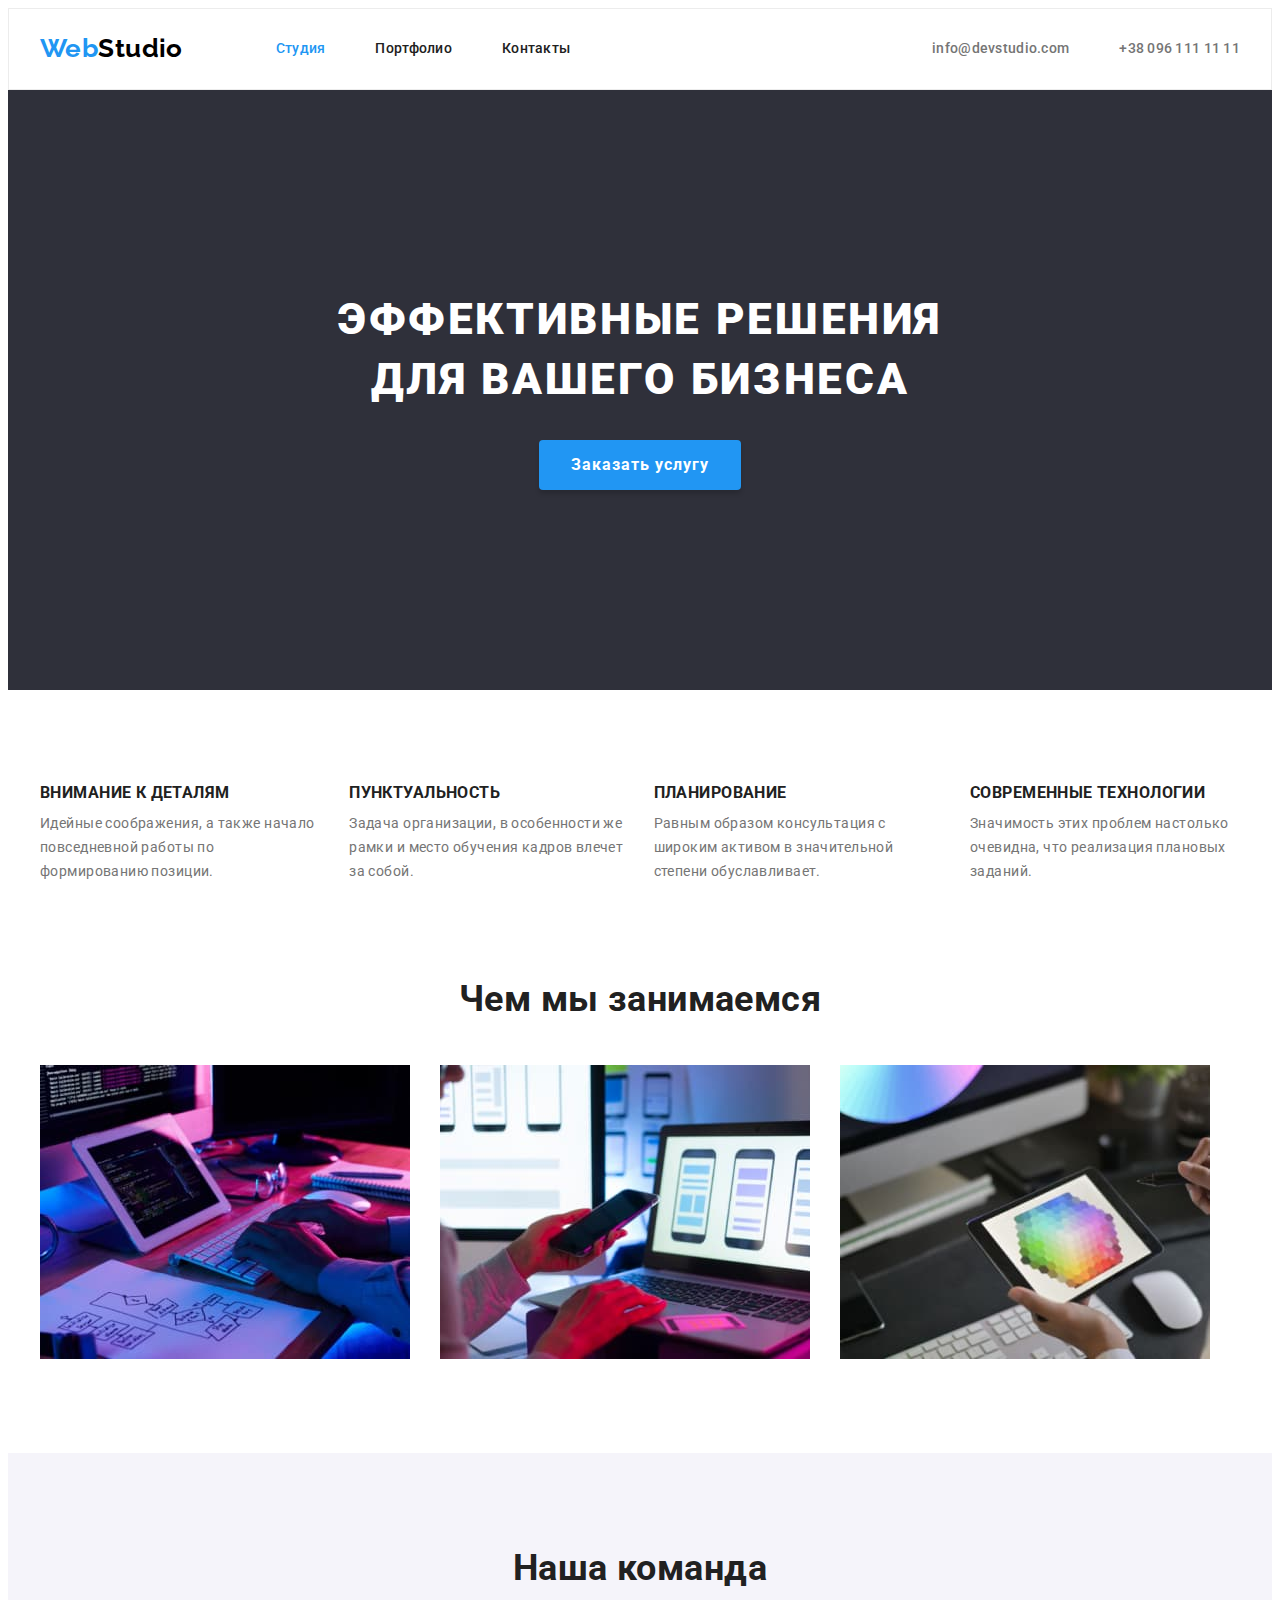
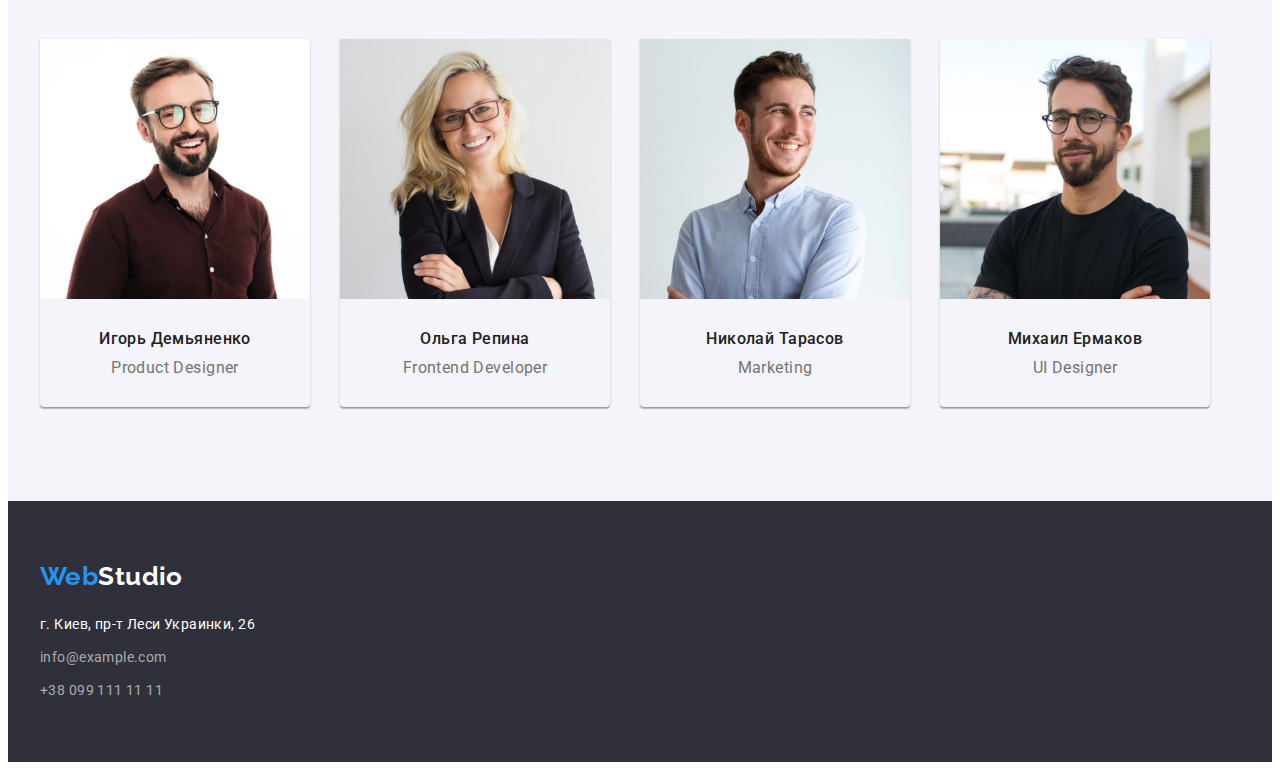
<file: index.html>
<!DOCTYPE html>
<html lang="ru">
  <head>
    <meta charset="UTF-8" />
    <meta http-equiv="X-UA-Compatible" content="IE=edge" />
    <meta name="viewport" content="width=device-width, initial-scale=1.0" />
    <link rel="preconnect" href="https://fonts.googleapis.com" />
    <link rel="preconnect" href="https://fonts.gstatic.com" crossorigin />
    <link
      href="https://fonts.googleapis.com/css2?family=Raleway:wght@700&family=Roboto:wght@400;500;700;900&display=swap"
      rel="stylesheet"
    />
    <link
      rel="stylesheet"
      href="https://cdnjs.cloudflare.com/ajax/libs/modern-normalize/1.1.0/modern-normalize.min.css"
      integrity="sha512-wpPYUAdjBVSE4KJnH1VR1HeZfpl1ub8YT/NKx4PuQ5NmX2tKuGu6U/JRp5y+Y8XG2tV+wKQpNHVUX03MfMFn9Q=="
      crossorigin="anonymous"
      referrerpolicy="no-referrer"
    />
    <link rel="stylesheet" href="./css/styles.css" />
    <title>WebStudio</title>
  </head>
  <body>
    <header class="header">
      <div class="container">
        <!--Навигация-->
        <a lang="en" href="./index.html" class="logo link"><span>Web</span>Studio</a>
        <nav class="header-navigation">
          <ul class="header-list">
            <li class="header-item list">
              <a href="./index.html" class="header-link link current">Студия</a>
            </li>
            <li class="header-item list">
              <a href="./portfolio.html" class="header-link link">Портфолио</a>
            </li>
            <li class="header-item list"><a href="" class="header-link link">Контакты</a></li>
          </ul>
        </nav>
        <!--Почта и телефон-->
        <ul class="header-contacts">
          <li class="header-item list">
            <a href="mailto:info@devstudio.com" class="header-email link">info@devstudio.com</a>
          </li>
          <li class="header-item list">
            <a href="tel:+380961111111" class="header-phone link">+38 096 111 11 11</a>
          </li>
        </ul>
      </div>
    </header>
    <main>
      <!--Герой-->
      <section class="section hero">
        <div class="container">
          <h1 class="hero-moto">Эффективные решения для вашего бизнеса</h1>
          <button type="button" class="hero-btn">Заказать услугу</button>
        </div>
      </section>
      <!--Особенности-->
      <section class="section features">
        <div class="container">
          <h2 class="visually-hidden">Особенности</h2>
          <ul class="features-list">
            <li class="features-item list">
              <h3 class="features-name">Внимание к деталям</h3>
              <p class="features-text">
                Идейные соображения, а также начало повседневной работы по формированию позиции.
              </p>
            </li>
            <li class="features-item list">
              <h3 class="features-name">Пунктуальность</h3>
              <p class="features-text">
                Задача организации, в особенности же рамки и место обучения кадров влечет за собой.
              </p>
            </li>
            <li class="features-item list">
              <h3 class="features-name">Планирование</h3>
              <p class="features-text">
                Равным образом консультация с широким активом в значительной степени обуславливает.
              </p>
            </li>
            <li class="features-item list">
              <h3 class="features-name">Современные технологии</h3>
              <p class="features-text">
                Значимость этих проблем настолько очевидна, что реализация плановых заданий.
              </p>
            </li>
          </ul>
        </div>
      </section>
      <!--Чем мы занимаемся-->
      <section class="section actions">
        <div class="container">
          <h2 class="actions-name">Чем мы занимаемся</h2>
          <ul class="actions-list">
            <li class="actions-item list">
              <img src="./images/action-1.jpg" alt="Человек печатает на клавиатуре" width="370" />
            </li>
            <li class="actions-item list">
              <img src="./images/action-2.jpg" alt="Человек держит телефон в руках" width="370" />
            </li>
            <li class="actions-item list">
              <img
                src="./images/action-3.jpg"
                alt="Человек смотрит на палитру цветов на планшете"
                width="370"
              />
            </li>
          </ul>
        </div>
      </section>
      <!--Наша команда-->
      <section class="section team">
        <div class="container">
          <h2 class="team-name">Наша команда</h2>
          <ul class="team-cards">
            <li class="worker-card list">
              <img class="photo" src="./images/team-1.jpg" alt="Игорь Демьяненко" width="270" />
              <h3 class="worker-name">Игорь Демьяненко</h3>
              <p class="position" lang="en">Product Designer</p>
            </li>
            <li class="worker-card list">
              <img class="photo" src="./images/team-2.jpg" alt="Ольга Репина" width="270" />
              <h3 class="worker-name">Ольга Репина</h3>
              <p class="position" lang="en">Frontend Developer</p>
            </li>
            <li class="worker-card list">
              <img class="photo" src="./images/team-3.jpg" alt="Николай Тарасов" width="270" />
              <h3 class="worker-name">Николай Тарасов</h3>
              <p class="position" lang="en">Marketing</p>
            </li>
            <li class="worker-card list">
              <img class="photo" src="./images/team-4.jpg" alt="Михаил Ермаков" width="270" />
              <h3 class="worker-name">Михаил Ермаков</h3>
              <p class="position" lang="en">UI Designer</p>
            </li>
          </ul>
        </div>
      </section>
    </main>
    <footer class="footer">
      <div class="container">
        <a lang="en" href="./index.html" class="logo link"><span>Web</span>Studio</a>
        <!-- Контакты -->
        <address class="address">
          <ul class="contacts">
            <li class="list address-item">
              <a
                href="https://goo.gl/maps/WmQ8H7zUFMjticRU9"
                target="_blank"
                rel="noopener noindex nofollow"
                class="footer-address link"
                >г. Киев, пр-т Леси Украинки, 26</a
              >
            </li>
            <li class="list address-item">
              <a href="mailto:info@example.com" class="footer-address footer-email-phone link"
                >info@example.com</a
              >
            </li>
            <li class="list">
              <a href="tel:+380991111111" class="footer-address footer-email-phone link"
                >+38 099 111 11 11</a
              >
            </li>
          </ul>
        </address>
      </div>
    </footer>
  </body>
</html>
</file>
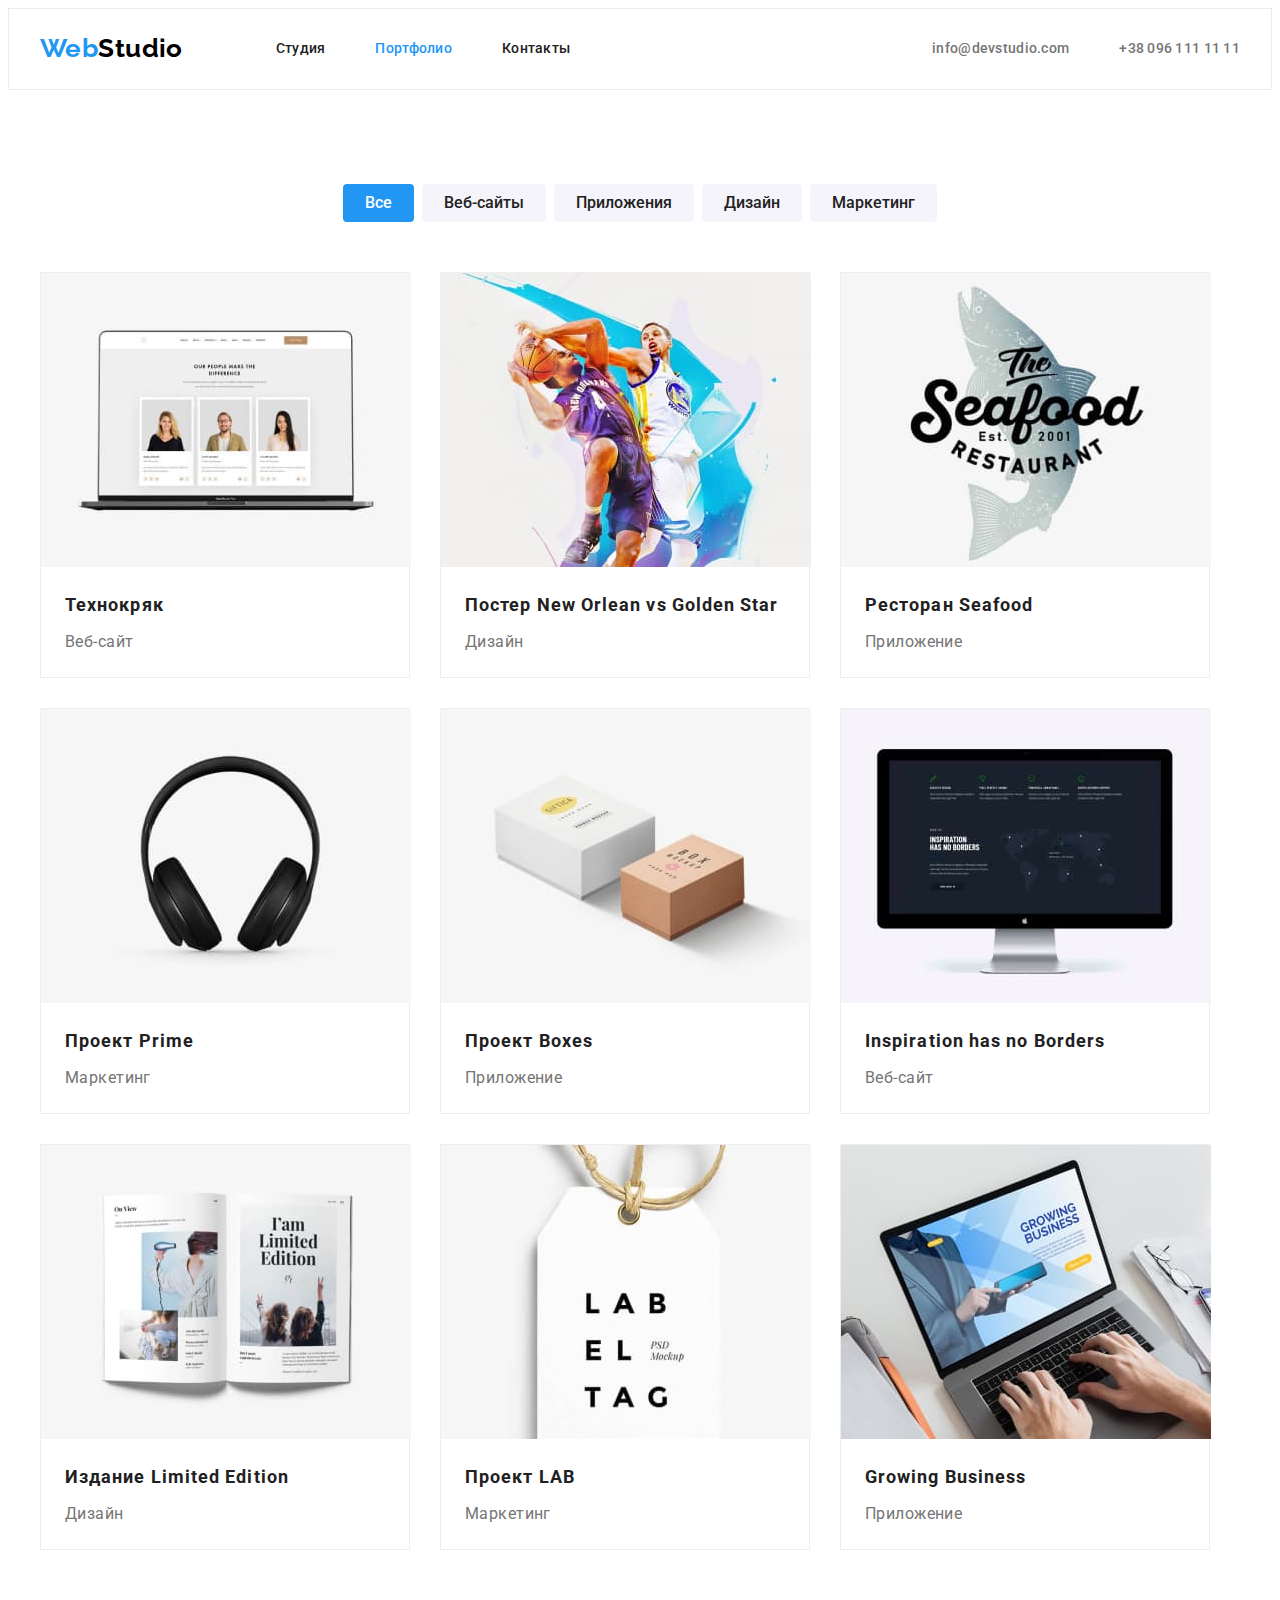
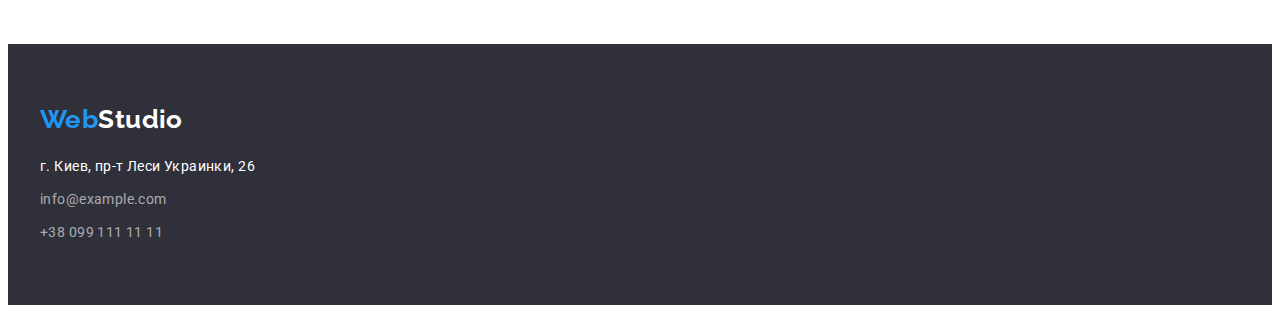
<file: portfolio.html>
<!DOCTYPE html>
<html lang="ru">
  <head>
    <meta charset="UTF-8" />
    <meta http-equiv="X-UA-Compatible" content="IE=edge" />
    <meta name="viewport" content="width=device-width, initial-scale=1.0" />
    <link rel="preconnect" href="https://fonts.googleapis.com" />
    <link rel="preconnect" href="https://fonts.gstatic.com" crossorigin />
    <link
      href="https://fonts.googleapis.com/css2?family=Raleway:wght@700&family=Roboto:wght@400;500;700&display=swap"
      rel="stylesheet"
    />
    <link
      rel="stylesheet"
      href="https://cdnjs.cloudflare.com/ajax/libs/modern-normalize/1.1.0/modern-normalize.min.css"
      integrity="sha512-wpPYUAdjBVSE4KJnH1VR1HeZfpl1ub8YT/NKx4PuQ5NmX2tKuGu6U/JRp5y+Y8XG2tV+wKQpNHVUX03MfMFn9Q=="
      crossorigin="anonymous"
      referrerpolicy="no-referrer"
    />
    <link rel="stylesheet" href="./css/styles.css" />
    <title lang="en">Portfolio</title>
  </head>
  <body>
    <!-- HEADER -->
    <header class="header">
      <div class="container">
        <!--Навигация-->
        <a lang="en" href="./index.html" class="logo link"><span>Web</span>Studio</a>
        <nav class="header-navigation">
          <ul class="header-list">
            <li class="header-item list">
              <a href="./index.html" class="header-link link">Студия</a>
            </li>
            <li class="header-item list">
              <a href="./portfolio.html" class="header-link link current">Портфолио</a>
            </li>
            <li class="header-item list"><a href="" class="header-link link">Контакты</a></li>
          </ul>
        </nav>
        <!--Почта и телефон-->
        <ul class="header-contacts">
          <li class="header-item list">
            <a href="mailto:info@devstudio.com" class="header-email link">info@devstudio.com</a>
          </li>
          <li class="header-item list">
            <a href="tel:+380961111111" class="header-phone link">+38 096 111 11 11</a>
          </li>
        </ul>
      </div>
    </header>
    <main>
      <section class="section">
        <div class="container">
          <!-- FILTERS -->
          <h1 class="visually-hidden">Фильтры</h1>
          <ul class="filters-item">
            <li class="list">
              <button type="button" class="filters-btn link filters-current">Все</button>
            </li>
            <li class="list">
              <button type="button" class="filters-btn link">Веб-сайты</button>
            </li>
            <li class="list">
              <button type="button" class="filters-btn link">Приложения</button>
            </li>
            <li class="list"><button type="button" class="filters-btn link">Дизайн</button></li>
            <li class="list">
              <button type="button" class="filters-btn link">Маркетинг</button>
            </li>
          </ul>
          <!-- PROJECTS -->
          <ul class="projects">
            <li class="projects-item list">
              <a class="link" href=""
                ><img
                  src="./images/project-1.jpg"
                  alt="На экране ноутбука открыта страница веб-сайта"
                  width="370"
                />
                <div class="projects-description">
                  <h2 class="project-name">Технокряк</h2>
                  <p class="filters-type">Веб-сайт</p>
                </div>
              </a>
            </li>
            <li class="projects-item list">
              <a class="link" href=""
                ><img src="./images/project-2.jpg" alt="Два баскетболиста с мячем" width="370" />
                <div class="projects-description">
                  <h2 class="project-name">
                    Постер <span lang="en">New Orlean vs Golden Star</span>
                  </h2>
                  <p class="filters-type">Дизайн</p>
                </div>
              </a>
            </li>
            <li class="projects-item list">
              <a class="link" href=""
                ><img src="./images/project-3.jpg" alt="Лого ресторана Seafood" width="370" />
                <div class="projects-description">
                  <h2 class="project-name">Ресторан <span lang="en">Seafood</span></h2>
                  <p class="filters-type">Приложение</p>
                </div>
              </a>
            </li>
            <li class="projects-item list">
              <a class="link" href="">
                <img src="./images/project-4.jpg" alt="Наушники" width="370" />
                <div class="projects-description">
                  <h2 class="project-name">Проект <span lang="en">Prime</span></h2>
                  <p class="filters-type">Маркетинг</p>
                </div>
              </a>
            </li>
            <li class="projects-item list">
              <a class="link" href=""
                ><img src="./images/project-5.jpg" alt="Две коробки" width="370" />
                <div class="projects-description">
                  <h2 class="project-name">Проект <span lang="en">Boxes</span></h2>
                  <p class="filters-type">Приложение</p>
                </div>
              </a>
            </li>
            <li class="projects-item list">
              <a class="link" href=""
                ><img src="./images/project-6.jpg" alt="Монитор ПК" width="370" />
                <div class="projects-description">
                  <h2 class="project-name" lang="en">Inspiration has no Borders</h2>
                  <p class="filters-type">Веб-сайт</p>
                </div>
              </a>
            </li>
            <li class="projects-item list">
              <a class="link" href=""
                ><img src="./images/project-7.jpg" alt="Разворот журнала" width="370" />
                <div class="projects-description">
                  <h2 class="project-name">Издание <span lang="en">Limited Edition</span></h2>
                  <p class="filters-type">Дизайн</p>
                </div></a
              >
            </li>
            <li class="projects-item list">
              <a class="link" href=""
                ><img src="./images/project-8.jpg" alt="Бирка" width="370" />
                <div class="projects-description">
                  <h2 class="project-name">Проект <span lang="en">LAB</span></h2>
                  <p class="filters-type">Маркетинг</p>
                </div></a
              >
            </li>
            <li class="projects-item list">
              <a class="link" href=""
                ><img src="./images/project-9.jpg" alt="Человек печатает на ноутбуке" width="370" />
                <div class="projects-description">
                  <h2 class="project-name" lang="en">Growing Business</h2>
                  <p class="filters-type">Приложение</p>
                </div>
              </a>
            </li>
          </ul>
        </div>
      </section>
    </main>
    <!-- FOOTER -->
    <footer class="footer">
      <div class="container">
        <a lang="en" href="./index.html" class="logo link"><span>Web</span>Studio</a>
        <!-- Контакты -->
        <address class="address">
          <ul class="contacts">
            <li class="list address-item">
              <a
                href="https://goo.gl/maps/WmQ8H7zUFMjticRU9"
                target="_blank"
                rel="noopener noindex nofollow"
                class="footer-address link"
                >г. Киев, пр-т Леси Украинки, 26</a
              >
            </li>
            <li class="list address-item">
              <a href="mailto:info@example.com" class="footer-address footer-email-phone link"
                >info@example.com</a
              >
            </li>
            <li class="list">
              <a href="tel:+380991111111" class="footer-address footer-email-phone link"
                >+38 099 111 11 11</a
              >
            </li>
          </ul>
        </address>
      </div>
    </footer>
  </body>
</html>
</file>
<file: css/styles.css>
:root {
  --logo-color: #000000;
  --accent-color: #2196f3;
  --main-text-color: #212121;
  --secondary-text-color: #757575;
  --footer-background-color: #2f303a;
  --contacts-color: #ffffff;
  --background-hero-color: #2f303a;
  --background-filters-btn-color: #f5f4fa;
}

body {
  font-family: 'Roboto', Arial, Helvetica, sans-serif;
  font-size: 14px;
  background-color: var(--contacts-color);
  letter-spacing: 0.03em;
  color: var(--main-text-color);
}

/* Сбрасывает стили */
p,
h1,
h2,
h3,
h4,
h5,
h6 {
  margin: 0;
}

ul,
ol {
  padding-left: 0;
  margin: 0;
}

button {
  cursor: pointer;
}

img {
  display: block;
}

.link {
  text-decoration: none;
}
.list {
  list-style: none;
}

.container {
  width: 1200px;
  padding-left: 15px;
  padding-right: 15px;
  margin: 0 auto;
}

.section {
  padding-top: 94px;
  padding-bottom: 94px;
}

/* Header */

.logo {
  font-family: 'Raleway';
  font-weight: 700;
  font-size: 26px;
  line-height: 1.2;
  color: var(--logo-color);
}

.logo > span {
  color: var(--accent-color);
}

.header .logo {
  margin-right: 93px;
}

.header {
  /* padding-top: 24px;
  padding-bottom: 25px; */
  border: 1px solid #ececec;
}

.header .container {
  display: flex;
  align-items: center;
}

.header-list,
.header-contacts {
  display: flex;
}

.header-item:not(:last-child) {
  margin-right: 50px;
}

.header-link {
  font-weight: 500;
  line-height: 1.14;
  letter-spacing: 0.02em;
  color: inherit;
  padding: 32px 0;
  display: inline-block;
}

.header-link:hover,
.header-link:focus {
  color: var(--accent-color);
}

.header-contacts {
  margin-left: auto;
}

.header-email,
.header-phone {
  font-weight: 500;
  line-height: 1.14;
  letter-spacing: 0.02em;
  color: var(--secondary-text-color);
  padding: 32px 0;
  display: inline-block;
}

.header-email:hover,
.header-email:focus,
.header-phone:hover,
.header-phone:focus,
.current {
  color: var(--accent-color);
}

/* Footer */

footer {
  background: var(--footer-background-color);
}

footer .logo {
  color: var(--contacts-color);
  display: block;
  margin-bottom: 20px;
}

.footer {
  padding-top: 60px;
  padding-bottom: 60px;
}

.address-item {
  margin-bottom: 9px;
}

.footer-address,
.footer-email-phone {
  font-style: normal;
  line-height: 1.71;
  color: var(--contacts-color);
}
.footer-address:hover,
.footer-address:focus {
  color: var(--accent-color);
}

.footer-email-phone {
  color: rgba(255, 255, 255, 0.6);
}

/* Index */

/* ------HERO------ */

.hero {
  background: var(--background-hero-color);
  padding-top: 200px;
  padding-bottom: 200px;
}

.hero .container {
  display: flex;
  flex-direction: column;
  align-items: center;
}

.hero-moto {
  font-weight: 900;
  font-size: 44px;
  line-height: 1.36;
  text-align: center;
  letter-spacing: 0.06em;
  text-transform: uppercase;
  color: var(--contacts-color);
  max-width: 696px;
  margin-bottom: 30px;
}

.hero-btn {
  font-family: 'Roboto';
  font-weight: 700;
  font-size: 16px;
  line-height: 1.88;
  letter-spacing: 0.06em;
  color: var(--contacts-color);
  background-color: var(--accent-color);
  cursor: pointer;
  padding: 10px 32px;
  border-radius: 4px;
  border: none;
  box-shadow: 0px 4px 4px rgba(0, 0, 0, 0.15);
}

/* ------FEATURES------ */

.features {
  padding-top: 94px;
  padding-bottom: 94px;
}

.features-list {
  display: flex;
  flex-basis: calc((100% - 120px) / 4);
  margin-left: -30px;
}

.features-item {
  min-width: 270px;
  margin-left: 30px;
}

.features-name {
  font-weight: 700;
  line-height: 1.14;
  text-transform: uppercase;
  color: inherit;
  margin-bottom: 10px;
}

.features-text {
  line-height: 1.71;
  color: var(--secondary-text-color);
}

/* ------WHAT WE ARE DOING------ */

.actions {
  padding-top: 0;
}

.actions-list {
  display: flex;
  flex-basis: calc((100%-90px) / 3);
  margin-left: -30px;
}

.actions-item {
  margin-left: 30px;
}

.actions-name {
  margin-bottom: 45px;
}

/* ------OUR TEAM------ */

.actions-name,
.team-name {
  font-weight: 700;
  font-size: 36px;
  line-height: 1.17;
  text-align: center;
  color: inherit;
}

.team {
  background-color: var(--background-filters-btn-color);
  padding-top: 94px;
  padding-bottom: 94px;
}

.team-name {
  margin-bottom: 50px;
}

.team-cards {
  display: flex;
  flex-basis: calc((100% - 120px) / 4);
  margin-left: -30px;
}

.worker-card {
  padding-bottom: 30px;
  margin-left: 30px;
  box-shadow: 0px 1px 3px rgba(0, 0, 0, 0.12), 0px 1px 1px rgba(0, 0, 0, 0.14),
    0px 2px 1px rgba(0, 0, 0, 0.2);
  border-radius: 0px 0px 4px 4px;
}

.photo {
  margin-bottom: 30px;
}
.worker-name {
  font-weight: 500;
  font-size: 16px;
  line-height: 1.19;
  text-align: center;
  color: inherit;
  margin-bottom: 10px;
}

.position {
  font-size: 16px;
  line-height: 1.19;
  text-align: center;
  color: var(--secondary-text-color);
}

/* Portfolio */

.visually-hidden {
  position: absolute;
  width: 1px;
  height: 1px;
  margin: -1px;
  border: 0;
  padding: 0;
  white-space: nowarp;
  clip-path: insert(100%);
  clip: rect(0 0 0 0);
  owerflow: hidden;
}

.filters-item {
  margin-bottom: 50px;
  display: flex;
  justify-content: center;
}

.filters-item li:not(:last-child) {
  margin-right: 8px;
}

.filters-btn {
  font-family: 'Roboto';
  font-weight: 500;
  font-size: 16px;
  line-height: 1.62;
  text-align: center;
  color: inherit;
  background: var(--background-filters-btn-color);
  cursor: pointer;
  border-radius: 4px;
  border: none;
  padding: 6px 22px;
}

.filters-btn:hover,
.filters-btn:focus {
  color: var(--contacts-color);
  background: var(--accent-color);
  box-shadow: 0px 3px 1px rgba(0, 0, 0, 0.1), 0px 1px 2px rgba(0, 0, 0, 0.08),
    0px 2px 2px rgba(0, 0, 0, 0.12);
}

.filters-current {
  color: var(--contacts-color);
  background: var(--accent-color);
}

.projects {
  display: flex;
  flex-wrap: wrap;
  margin-left: -30px;
  margin-top: -30px;
}

.projects-item {
  background: var(--contacts-color);
  border: 1px solid #eeeeee;
  box-sizing: border-box;
  display: flex;
  max-width: 370px;

  flex-basis: calc(100% / 3 - 30px);
  margin-left: 30px;
  margin-top: 30px;
}

.projects-description {
  padding: 20px 24px;
}

.project-name {
  font-weight: 700;
  font-size: 18px;
  line-height: 2;
  letter-spacing: 0.06em;
  color: var(--main-text-color);
  margin-bottom: 4px;
}

.project-name:hover,
.project-name:focus {
  color: var(--accent-color);
}

.filters-type {
  font-size: 16px;
  line-height: 1.88;
  color: var(--secondary-text-color);
}

.filters-type:hover,
.filters-type:focus {
  color: var(--accent-color);
}
</file>
